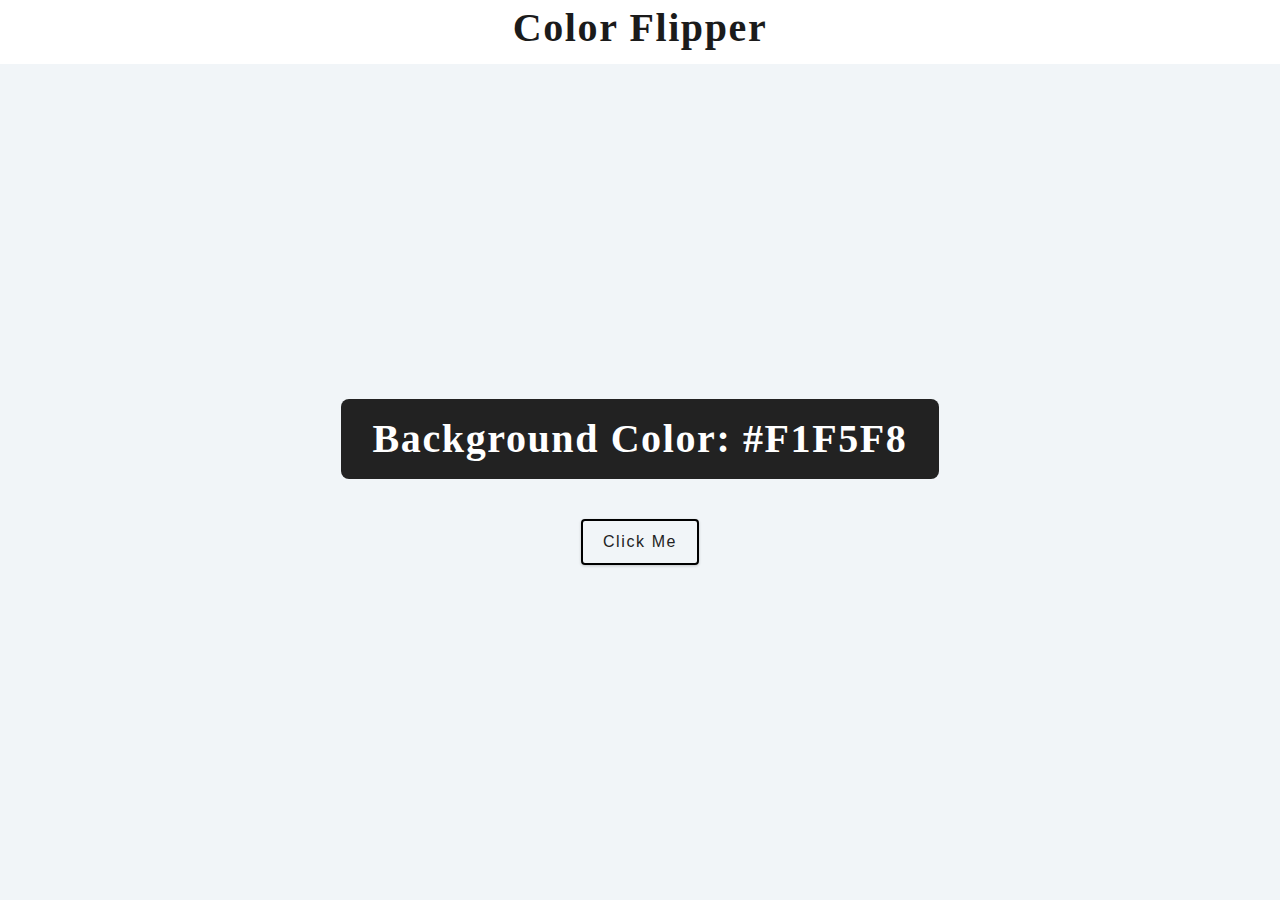
<file: ColorFlipper/index.html>
<!DOCTYPE html>
<html lang="en">
  <head>
    <meta charset="UTF-8" />
    <meta http-equiv="X-UA-Compatible" content="IE=edge" />
    <meta name="viewport" content="width=device-width, initial-scale=1.0" />
    <title>Color Flipper</title>
    <link rel="stylesheet" href="/ColorFlipper/style.css" />
    <script defer src="/ColorFlipper/code.js"></script>
  </head>
  <body>
    <nav>
      <div class="nav-center">
        <h2>Color Flipper</h2>
      </div>
    </nav>
    <main>
      <div class="container">
        <h2>Background Color: <span class="color">#F1F5F8</span></h2>
        <button class="btn btn-hero" id="btn">Click Me</button>
      </div>
    </main>
  </body>
</html>
</file>
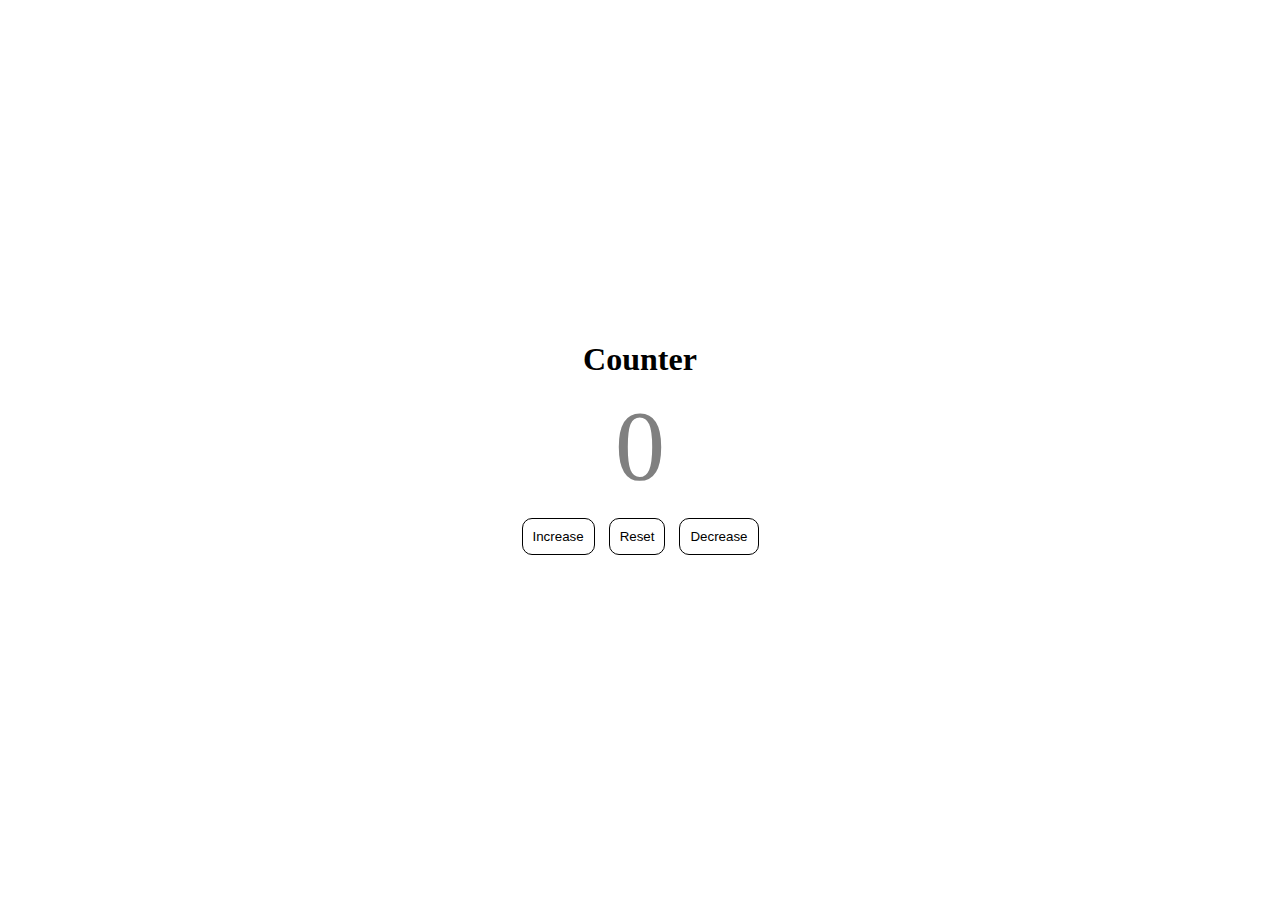
<file: Counter/index.html>
<!DOCTYPE html>
<html lang="en">
<head>
    <meta charset="UTF-8">
    <meta http-equiv="X-UA-Compatible" content="IE=edge">
    <meta name="viewport" content="width=device-width, initial-scale=1.0">
    <title>Counter</title>
    <link rel="stylesheet" href="./style.css">
    <script src="./javascrip.js" defer></script>
    <link rel="shortcut icon" href="favicon.ico" type="image/x-icon">
</head>
<body>
    <div class="container">
        <h1>Counter</h1>
        <span id="counter">0</span>
        <div class="btn-container">
            <button class="btn increase">Increase</button>
            <button class="btn reset">Reset</button>
            <button class="btn decrease">Decrease</button>
        </div>
    </div>
</body>
</html>
</file>
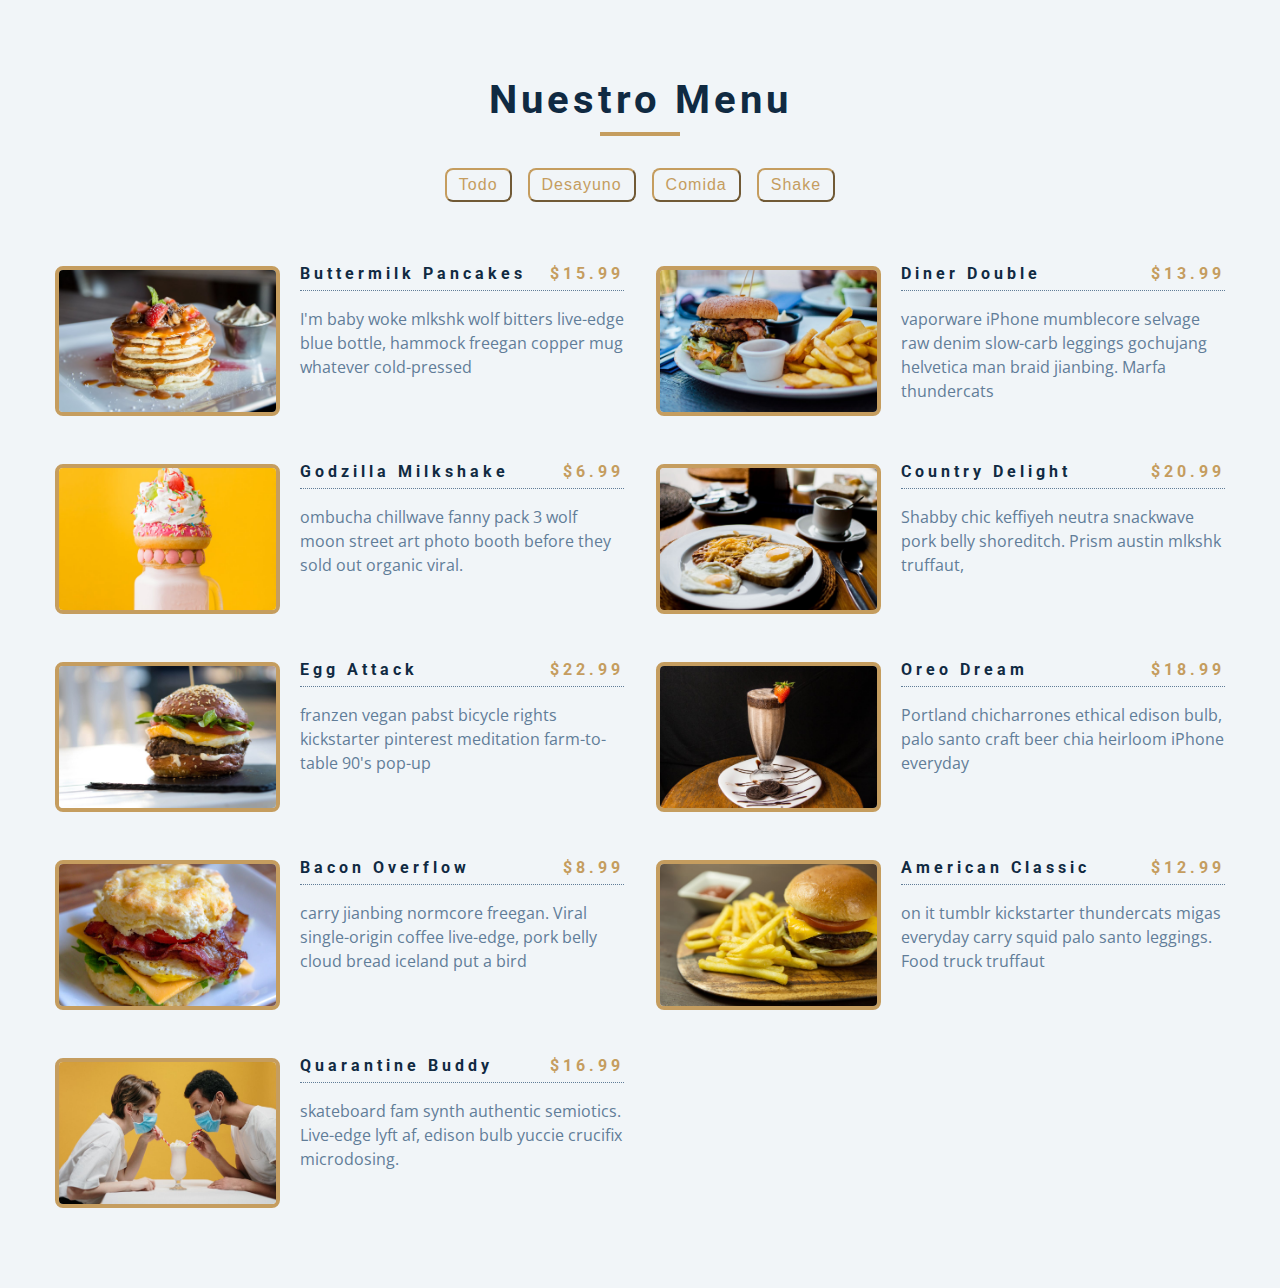
<file: Menu/index.html>
<!DOCTYPE html>
<html lang="en">
  <head>
    <meta charset="UTF-8" />
    <meta http-equiv="X-UA-Compatible" content="IE=edge" />
    <meta name="viewport" content="width=device-width, initial-scale=1.0" />
    <title>Menu</title>
    <link rel="stylesheet" href="/Menu/style.css" />
    <script defer src="/Menu/codigo.js"></script>
    <link
      rel="stylesheet"
      href="https://cdnjs.cloudflare.com/ajax/libs/font-awesome/6.1.1/css/all.min.css"
    />
  </head>
  <body>
    <section class="menu">
      <!-- Titulo -->
      <div class="title">
        <h2>Nuestro menu</h2>
        <div class="underline"></div>
      </div>
      <!-- filtro botones -->
      <div class="btn-container">
          <button class="filter-btn" type="button">Todo</button>
          <button class="filter-btn" type="button">Desayuno</button>
          <button class="filter-btn" type="button">Comida</button>
          <button class="filter-btn" type="button">Shake</button>
      </div>
      <!-- menu items -->
      <div class="section-center">
        <!-- single item -->
        <article class="menu-item">
          <img src="/Menu/menu-item.jpeg" class="photo" alt="menu item" />
          <div class="item-info">
            <header>
              <h4>buttermilk pancakes</h4>
              <h4 class="price">$15</h4>
            </header>
            <p class="item-text">
              Lorem ipsum dolor sit amet consectetur adipisicing elit. Deleniti
              nobis quidem quae minima saepe adipisci ea officia ipsa architecto
              nihil. Ullam architecto error libero dolorem id quo suscipit iste
              sequi.
            </p>
          </div>
        </article>      
      <!-- end single item -->
      <!-- single item -->
      <article class="menu-item">
        <img src="/Menu/menu-item.jpeg" class="photo" alt="menu item" />
        <div class="item-info">
          <header>
            <h4>buttermilk pancakes</h4>
            <h4 class="price">$15</h4>
          </header>
          <p class="item-text">
            Lorem ipsum dolor sit amet consectetur adipisicing elit. Deleniti
            nobis quidem quae minima saepe adipisci ea officia ipsa architecto
            nihil. Ullam architecto error libero dolorem id quo suscipit iste
            sequi.
          </p>
        </div>
      </article>    
    <!-- end single item -->
    <!-- single item -->
    <article class="menu-item">
        <img src="/Menu/menu-item.jpeg" class="photo" alt="menu item" />
        <div class="item-info">
          <header>
            <h4>buttermilk pancakes</h4>
            <h4 class="price">$15</h4>
          </header>
          <p class="item-text">
            Lorem ipsum dolor sit amet consectetur adipisicing elit. Deleniti
            nobis quidem quae minima saepe adipisci ea officia ipsa architecto
            nihil. Ullam architecto error libero dolorem id quo suscipit iste
            sequi.
          </p>
        </div>
      </article>    
    <!-- end single item -->
</div>
    </section>
  </body>
</html>
</file>
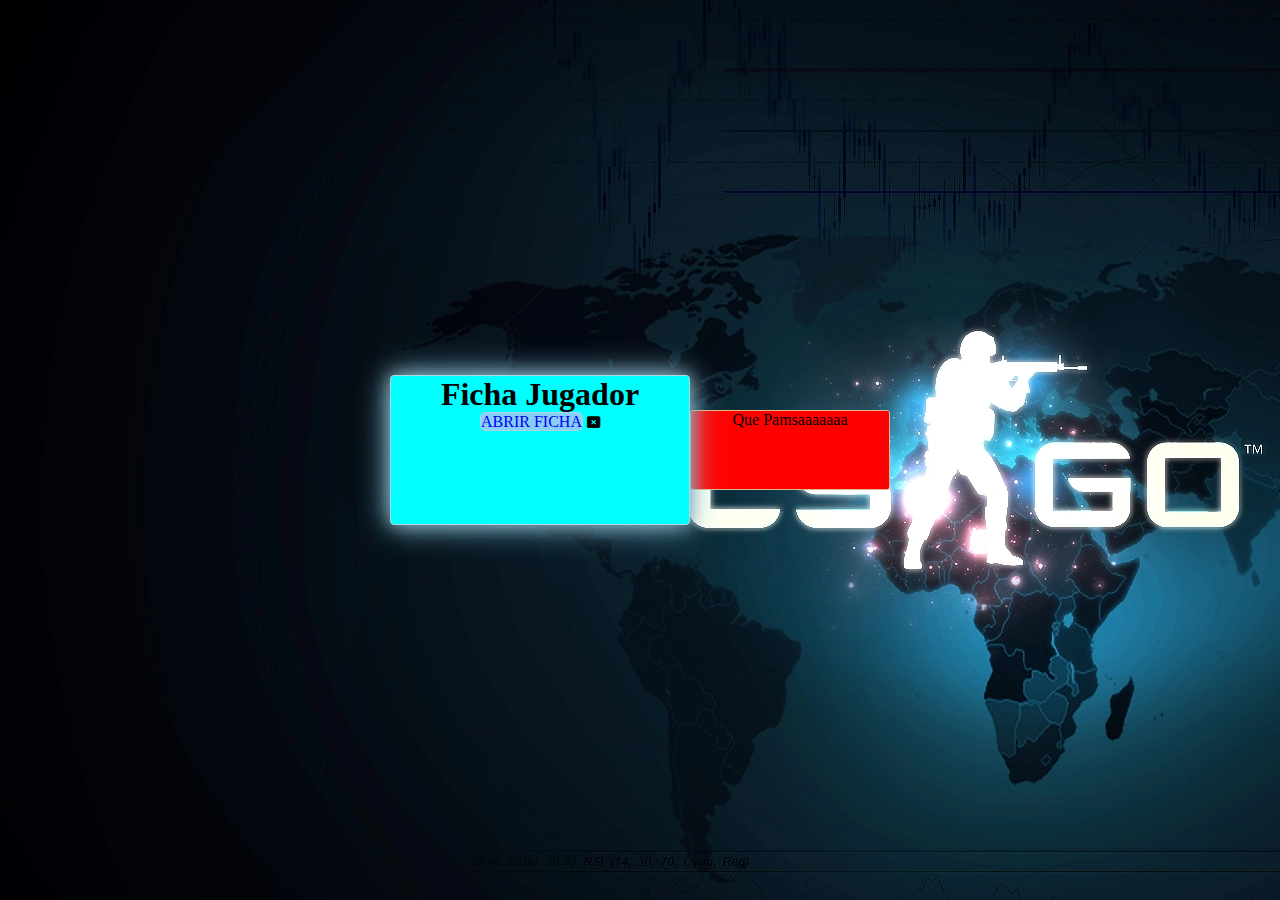
<file: Modal/index.html>
<!DOCTYPE html>
<html lang="es">
<head>
    <meta charset="UTF-8">
    <meta http-equiv="X-UA-Compatible" content="IE=edge">
    <meta name="viewport" content="width=device-width, initial-scale=1.0">
    <title>Modal</title>
    <link rel="stylesheet" href="/Modal/style.css">
    <link rel="stylesheet" href="https://cdnjs.cloudflare.com/ajax/libs/font-awesome/6.1.1/css/all.min.css">
    <script defer src="/Modal/codigo.js"></script>
</head>
<body>
    <div class="contenedor">
        <div class="ficha-modal">
            <h1>Ficha Jugador</h1>
            <a href="#" class="boton-abrir-modal">ABRIR FICHA</a>
            <button class="cerrar-modal"><i class="fa-solid fa-rectangle-xmark"></i></button>
        </div>
        <div class="modal">Que Pamsaaaaaaa</div>
    </div>
</body>
</html>
</file>
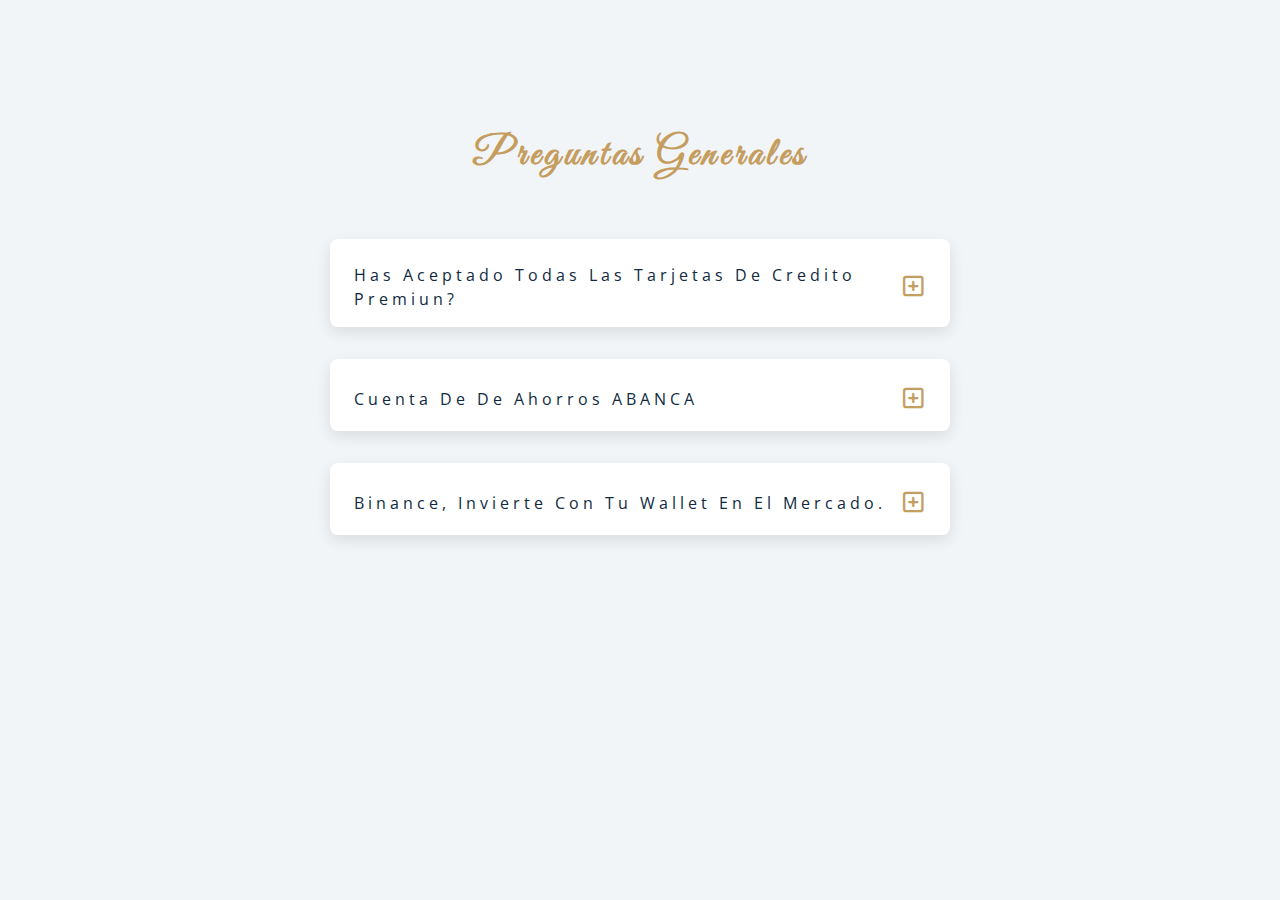
<file: Questions/index.html>
<!DOCTYPE html>
<html lang="es">
  <head>
    <meta charset="UTF-8" />
    <meta http-equiv="X-UA-Compatible" content="IE=edge" />
    <meta name="viewport" content="width=device-width, initial-scale=1.0" />
    <title>Question</title>
    <!-- CSS -->
    <link rel="stylesheet" href="/Questions/style.css" />
    <!-- JS -->
    <script defer src="/Questions/codigo.js"></script>
    <!-- Extra Fonts -->
    <link
      href="https://fonts.googleapis.com/css?family=Great+Vibes&display=swap"
      rel="stylesheet"
    />
    <!-- Fontawesome -->
    <link
      rel="stylesheet"
      href="https://cdnjs.cloudflare.com/ajax/libs/font-awesome/6.1.1/css/all.min.css"
    />
  </head>
  <body>
    <section class="questions">
      <!-- Titulo -->
      <div class="title">
        <h2>Preguntas generales</h2>
      </div>
      <!-- Preguntas -->
      <div class="section-center">
        <!-- Pregunta simple -->
        <article class="question">
          <!-- Titulo de pregunta -->
          <div class="question-title">
            <p>Has aceptado todas las tarjetas de credito premiun?</p>
            <button class="question-btn" type="button">
              <span class="plus-icon">
                <i class="far fa-plus-square"></i>
              </span>
              <span class="minus-icon">
                <i class="far fa-minus-square"></i>
              </span>
            </button>
          </div>
          <!-- Texto de pregunta -->
          <div class="question-text">
            <p>
              Lorem ipsum dolor sit amet consectetur adipisicing elit. Assumenda
              omnis autem explicabo quia laborum voluptatum dignissimos
              reiciendis, fuga hic optio?
            </p>
          </div>
        </article>
        <!-- Fin de pregunta simple -->

        <!-- Pregunta simple -->
        <article class="question">
          <!-- Titulo de pregunta -->
          <div class="question-title">
            <p>Cuenta de de ahorros ABANCA</p>
            <button class="question-btn" type="button">
              <span class="plus-icon">
                <i class="far fa-plus-square"></i>
              </span>
              <span class="minus-icon">
                <i class="far fa-minus-square"></i>
              </span>
            </button>
          </div>
          <!-- Texto de pregunta -->
          <div class="question-text">
            <p>
              Lorem ipsum dolor sit amet consectetur adipisicing elit. Assumenda
              omnis autem explicabo quia laborum voluptatum dignissimos
              reiciendis, fuga hic optio?
            </p>
          </div>
        </article>
        <!-- Fin de pregunta simple -->

        <!-- Pregunta simple -->
        <article class="question">
          <!-- Titulo de pregunta -->
          <div class="question-title">
            <p>Binance, invierte con tu wallet en el mercado.</p>
            <button class="question-btn" type="button">
              <span class="plus-icon">
                <i class="far fa-plus-square"></i>
              </span>
              <span class="minus-icon">
                <i class="far fa-minus-square"></i>
              </span>
            </button>
          </div>
          <!-- Texto de pregunta -->
          <div class="question-text">
            <p>
              Lorem ipsum dolor sit amet consectetur adipisicing elit. Assumenda
              omnis autem explicabo quia laborum voluptatum dignissimos
              reiciendis, fuga hic optio?
            </p>
          </div>
        </article>
        <!-- Fin de pregunta simple -->
      </div>
    </section>
  </body>
</html>
</file>
<file: Counter/style.css>
*{
    margin: 0;
    padding: 0;
    box-sizing: border-box;
}

.container {
    height: 100vh;
    width: 100vw;
    display: flex;
    justify-content: center;
    align-items: center;
    flex-direction: column;
}

span{
    font-size: 100px;
    padding: 10px;
    color: grey;
}

.btn {
    background: none;
    outline: none;
    border: 1px solid black;
    padding: 10px;
    border-radius: 10px;
    margin: 5px ;
}
</file>
<file: Menu/style.css>
/*
=============== 
Fonts
===============
*/
@import url("https://fonts.googleapis.com/css?family=Open+Sans|Roboto:400,700&display=swap");

/*
=============== 
Variables
===============
*/

:root {
  /* dark shades of primary color*/
  --clr-primary-1: hsl(205, 86%, 17%);
  --clr-primary-2: hsl(205, 77%, 27%);
  --clr-primary-3: hsl(205, 72%, 37%);
  --clr-primary-4: hsl(205, 63%, 48%);
  /* primary/main color */
  --clr-primary-5: #49a6e9;
  /* lighter shades of primary color */
  --clr-primary-6: hsl(205, 89%, 70%);
  --clr-primary-7: hsl(205, 90%, 76%);
  --clr-primary-8: hsl(205, 86%, 81%);
  --clr-primary-9: hsl(205, 90%, 88%);
  --clr-primary-10: hsl(205, 100%, 96%);
  /* darkest grey - used for headings */
  --clr-grey-1: hsl(209, 61%, 16%);
  --clr-grey-2: hsl(211, 39%, 23%);
  --clr-grey-3: hsl(209, 34%, 30%);
  --clr-grey-4: hsl(209, 28%, 39%);
  /* grey used for paragraphs */
  --clr-grey-5: hsl(210, 22%, 49%);
  --clr-grey-6: hsl(209, 23%, 60%);
  --clr-grey-7: hsl(211, 27%, 70%);
  --clr-grey-8: hsl(210, 31%, 80%);
  --clr-grey-9: hsl(212, 33%, 89%);
  --clr-grey-10: hsl(210, 36%, 96%);
  --clr-white: #fff;
  --clr-red-dark: hsl(360, 67%, 44%);
  --clr-red-light: hsl(360, 71%, 66%);
  --clr-green-dark: hsl(125, 67%, 44%);
  --clr-green-light: hsl(125, 71%, 66%);
  --clr-gold: #c59d5f;
  --clr-black: #222;
  --ff-primary: "Roboto", sans-serif;
  --ff-secondary: "Open Sans", sans-serif;
  --transition: all 0.3s linear;
  --spacing: 0.25rem;
  --radius: 0.5rem;
  --light-shadow: 0 5px 15px rgba(0, 0, 0, 0.1);
  --dark-shadow: 0 5px 15px rgba(0, 0, 0, 0.2);
  --max-width: 1170px;
  --fixed-width: 620px;
}
/*
=============== 
Global Styles
===============
*/

*,
::after,
::before {
  margin: 0;
  padding: 0;
  box-sizing: border-box;
}
body {
  font-family: var(--ff-secondary);
  background: var(--clr-grey-10);
  color: var(--clr-grey-1);
  line-height: 1.5;
  font-size: 0.875rem;
}
ul {
  list-style-type: none;
}
a {
  text-decoration: none;
}
img:not(.logo) {
  width: 100%;
}
img {
  display: block;
}

h1,
h2,
h3,
h4 {
  letter-spacing: var(--spacing);
  text-transform: capitalize;
  line-height: 1.25;
  margin-bottom: 0.75rem;
  font-family: var(--ff-primary);
}
h1 {
  font-size: 3rem;
}
h2 {
  font-size: 2rem;
}
h3 {
  font-size: 1.25rem;
}
h4 {
  font-size: 0.875rem;
}
p {
  margin-bottom: 1.25rem;
  color: var(--clr-grey-5);
}
@media screen and (min-width: 800px) {
  h1 {
    font-size: 4rem;
  }
  h2 {
    font-size: 2.5rem;
  }
  h3 {
    font-size: 1.75rem;
  }
  h4 {
    font-size: 1rem;
  }
  body {
    font-size: 1rem;
  }
  h1,
  h2,
  h3,
  h4 {
    line-height: 1;
  }
}
/*  global classes */

.btn {
  text-transform: uppercase;
  background: transparent;
  color: var(--clr-black);
  padding: 0.375rem 0.75rem;
  letter-spacing: var(--spacing);
  display: inline-block;
  transition: var(--transition);
  font-size: 0.875rem;
  border: 2px solid var(--clr-black);
  cursor: pointer;
  box-shadow: 0 1px 3px rgba(0, 0, 0, 0.2);
  border-radius: var(--radius);
}
.btn:hover {
  color: var(--clr-white);
  background: var(--clr-black);
}
/* section */
.section {
  padding: 5rem 0;
}

main {
  min-height: 100vh;
  display: grid;
  place-items: center;
}
/*
=============== 
Menu
===============
*/

.menu {
  padding: 5rem 0;
}
.title {
  text-align: center;
  margin-bottom: 2rem;
}
.underline {
  width: 5rem;
  height: 0.25rem;
  background: var(--clr-gold);
  margin-left: auto;
  margin-right: auto;
}
.btn-container {
  margin-bottom: 4rem;
  display: flex;
  justify-content: center;
}
.filter-btn {
  background: transparent;
  border-color: var(--clr-gold);
  font-size: 1rem;
  text-transform: capitalize;
  margin: 0 0.5rem;
  letter-spacing: 1px;
  border-radius: var(--radius);
  padding: 0.375rem 0.75rem;
  color: var(--clr-gold);
  cursor: pointer;
  transition: var(--transition);
}
.filter-btn:hover {
  background: var(--clr-gold);
  color: var(--clr-white);
}
.section-center {
  width: 90vw;
  margin: 0 auto;
  max-width: 1170px;
  display: grid;
  gap: 3rem 2rem;
  justify-items: center;
}
.menu-item {
  display: grid;
  gap: 1rem 2rem;
  max-width: 25rem;
}
.photo {
  object-fit: cover;
  height: 200px;
  border: 0.25rem solid var(--clr-gold);
  border-radius: var(--radius);
}
.item-info header {
  display: flex;
  justify-content: space-between;
  border-bottom: 0.5px dotted var(--clr-grey-5);
}
.item-info h4 {
  margin-bottom: 0.5rem;
}
.price {
  color: var(--clr-gold);
}
.item-text {
  margin-bottom: 0;
  padding-top: 1rem;
}

@media screen and (min-width: 768px) {
  .menu-item {
    grid-template-columns: 225px 1fr;
    gap: 0 1.25rem;
    max-width: 40rem;
  }
  .photo {
    height: 175px;
  }
}
@media screen and (min-width: 1200px) {
  .section-center {
    width: 95vw;
    grid-template-columns: 1fr 1fr;
  }
  .photo {
    height: 150px;
  }
}
</file>
<file: Modal/style.css>
* {
  margin: 0;
  padding: 0;
  box-sizing: border-box;
}

body {
  background-image: url(../Modal/counter-strike-global-offensive-csgo-3197.webp);
}

.contenedor {
  display: flex;
  justify-content: center;
  align-items: center;
  width: 100%;
  height: 100vh;
}

.ficha-modal {
  /* display: flex; */
  height: 150px;
  width: 300px;
  border: 1px lightblue solid;
  border-radius: 4px;
  box-shadow: 0 0 2em skyblue, 0 0 1em grey;
  text-align: center;
  /* justify-items: center;
justify-content: center;
align-items: center; */
  background-color: aqua;
  visibility: visible;
  z-index: 10;
}

.boton-abrir-modal {
  text-decoration: none;
  background-color: lightskyblue;
  border: 0.5px solid lightblue;
  border-radius: 6px;
}
.cerrar-modal {
  background-color: transparent;
  border: none;
  background-color: none;
}

.modal {
  height: 80px;
  width: 200px;
  background-color: red;
  border: 0.5px solid burlywood;
  border-radius: 3px;
  justify-content: center;
  align-items: center;
  text-align: center;
  visibility: visible;
  z-index: -10;
}
</file>
<file: Questions/style.css>
/*
=============== 
Fonts
===============
*/
@import url("https://fonts.googleapis.com/css?family=Open+Sans|Roboto:400,700&display=swap");

/*
=============== 
Variables
===============
*/

:root {
  /* dark shades of primary color*/
  --clr-primary-1: hsl(205, 86%, 17%);
  --clr-primary-2: hsl(205, 77%, 27%);
  --clr-primary-3: hsl(205, 72%, 37%);
  --clr-primary-4: hsl(205, 63%, 48%);
  /* primary/main color */
  --clr-primary-5: #49a6e9;
  /* lighter shades of primary color */
  --clr-primary-6: hsl(205, 89%, 70%);
  --clr-primary-7: hsl(205, 90%, 76%);
  --clr-primary-8: hsl(205, 86%, 81%);
  --clr-primary-9: hsl(205, 90%, 88%);
  --clr-primary-10: hsl(205, 100%, 96%);
  /* darkest grey - used for headings */
  --clr-grey-1: hsl(209, 61%, 16%);
  --clr-grey-2: hsl(211, 39%, 23%);
  --clr-grey-3: hsl(209, 34%, 30%);
  --clr-grey-4: hsl(209, 28%, 39%);
  /* grey used for paragraphs */
  --clr-grey-5: hsl(210, 22%, 49%);
  --clr-grey-6: hsl(209, 23%, 60%);
  --clr-grey-7: hsl(211, 27%, 70%);
  --clr-grey-8: hsl(210, 31%, 80%);
  --clr-grey-9: hsl(212, 33%, 89%);
  --clr-grey-10: hsl(210, 36%, 96%);
  --clr-white: #fff;
  --clr-red-dark: hsl(360, 67%, 44%);
  --clr-red-light: hsl(360, 71%, 66%);
  --clr-green-dark: hsl(125, 67%, 44%);
  --clr-green-light: hsl(125, 71%, 66%);
  --clr-gold: #c59d5f;
  --clr-black: #222;
  --ff-primary: "Roboto", sans-serif;
  --ff-secondary: "Open Sans", sans-serif;
  --transition: all 0.3s linear;
  --spacing: 0.25rem;
  --radius: 0.5rem;
  --light-shadow: 0 5px 15px rgba(0, 0, 0, 0.1);
  --dark-shadow: 0 5px 15px rgba(0, 0, 0, 0.2);
  --max-width: 1170px;
  --fixed-width: 620px;
}
/*
=============== 
Global Styles
===============
*/

*,
::after,
::before {
  margin: 0;
  padding: 0;
  box-sizing: border-box;
}
body {
  font-family: var(--ff-secondary);
  background: var(--clr-grey-10);
  color: var(--clr-grey-1);
  line-height: 1.5;
  font-size: 0.875rem;
}
ul {
  list-style-type: none;
}
a {
  text-decoration: none;
}
img:not(.logo) {
  width: 100%;
}
img {
  display: block;
}

h1,
h2,
h3,
h4 {
  letter-spacing: var(--spacing);
  text-transform: capitalize;
  line-height: 1.25;
  margin-bottom: 0.75rem;
  font-family: var(--ff-primary);
}
h1 {
  font-size: 3rem;
}
h2 {
  font-size: 2rem;
}
h3 {
  font-size: 1.25rem;
}
h4 {
  font-size: 0.875rem;
}
p {
  margin-bottom: 1.25rem;
  color: var(--clr-grey-5);
}
@media screen and (min-width: 800px) {
  h1 {
    font-size: 4rem;
  }
  h2 {
    font-size: 2.5rem;
  }
  h3 {
    font-size: 1.75rem;
  }
  h4 {
    font-size: 1rem;
  }
  body {
    font-size: 1rem;
  }
  h1,
  h2,
  h3,
  h4 {
    line-height: 1;
  }
}
/*  global classes */

.btn {
  text-transform: uppercase;
  background: transparent;
  color: var(--clr-black);
  padding: 0.375rem 0.75rem;
  letter-spacing: var(--spacing);
  display: inline-block;
  transition: var(--transition);
  font-size: 0.875rem;
  border: 2px solid var(--clr-black);
  cursor: pointer;
  box-shadow: 0 1px 3px rgba(0, 0, 0, 0.2);
  border-radius: var(--radius);
}
.btn:hover {
  color: var(--clr-white);
  background: var(--clr-black);
}
/* section */
.section {
  padding: 5rem 0;
}

.section-center {
  width: 90vw;
  margin: 0 auto;
  max-width: 1170px;
}
@media screen and (min-width: 992px) {
  .section-center {
    width: 95vw;
  }
}
main {
  min-height: 100vh;
  display: grid;
  place-items: center;
}
/*
=============== 
Questions
===============
*/
.title {
  margin-top: 15vh;
  margin-bottom: 4rem;
}
.title h2 {
  color: var(--clr-gold);
  font-family: "Great Vibes", cursive;
  text-align: center;
}
.section-center {
  max-width: var(--fixed-width);
}
.question {
  background: var(--clr-white);
  border-radius: var(--radius);
  box-shadow: var(--light-shadow);
  padding: 1.5rem 1.5rem 0 1.5rem;
  margin-bottom: 2rem;
}
.question-title {
  display: flex;
  justify-content: space-between;
  align-items: center;
  text-transform: capitalize;
  padding-bottom: 1rem;
}
.question-title p {
  margin-bottom: 0;
  letter-spacing: var(--spacing);
  color: var(--clr-grey-1);
}
.question-btn {
  font-size: 1.5rem;
  background: transparent;
  border-color: transparent;
  cursor: pointer;
  color: var(--clr-gold);
  transition: var(--transition);
}
.question-btn:hover {
  transform: rotate(90deg);
}
.question-text {
  padding: 1rem 0 1.5rem 0;
  border-top: 1px solid rgba(0, 0, 0, 0.2);
}
.question-text p {
  margin-bottom: 0;
}
/* hide text */
.question-text {
  display: none;
}
.show-text .question-text {
  display: block;
}
.minus-icon {
  display: none;
}
.show-text .minus-icon {
  display: inline;
}
.show-text .plus-icon {
  display: none;
}
</file>
<file: ColorFlipper/style.css>
/* Reseteo de CSS */
* {
  margin: 0;
  padding: 0;
  box-sizing: border-box;
}

body {
  background-color: #f1f5f8;
  color: #102a42;
  line-height: 1.5rem;
  font-size: 0.9rem;
}

h2 {
  letter-spacing: 0.1rem;
  line-height: 1.24rem;
  margin-bottom: 0.75rem;
}

@media screen and (min-width: 800px) {
  h2 {
    font-size: 2.5rem;
    line-height: 1rem;
  }
  body {
    font-size: 1re,;
  }
}

nav{
    background: #fff;
    height: 4rem;
    justify-content: center;
    align-items: center;
    box-shadow: 0 5px 15p rgba(0, 0, 0, 0.2);
}
.nav-center{
    width: 90vw;
    max-width: 620px;
    margin: 0 auto;
    display: flex;
    align-items: center;
    justify-content: center;
}
.nav-center h2{
    margin: auto;
    margin-top:20px ;
    color: #1b1b1b;
}

main{
    min-height:calc(100vh - 4rem) ;
    display: grid;
    place-items:center;
}

.container{
    text-align: center;
}
.container h2{
    background: #222;
    color: #fff;
    padding: 2rem;
    border-radius: 0.5rem;
    margin-bottom: 2.5rem;
}

.btn-hero{
    font-family: 'Roboto', sans-serif;
    background: transparent;
    color: #222;
    letter-spacing: 0.1rem;
    display: inline-block;
    transition: all 0.3s linear;
    border: 2px solid black;
    cursor: pointer;
    box-shadow: 0 1px 3px rgba(0, 0, 0, 0.2);
    border-radius: 0.25rem;
    font-size: 1rem;
    padding: 0.75rem 1.25rem;
}

.btn-hero:hover{
  color:#fff;
  background: #222;
}
</file>
